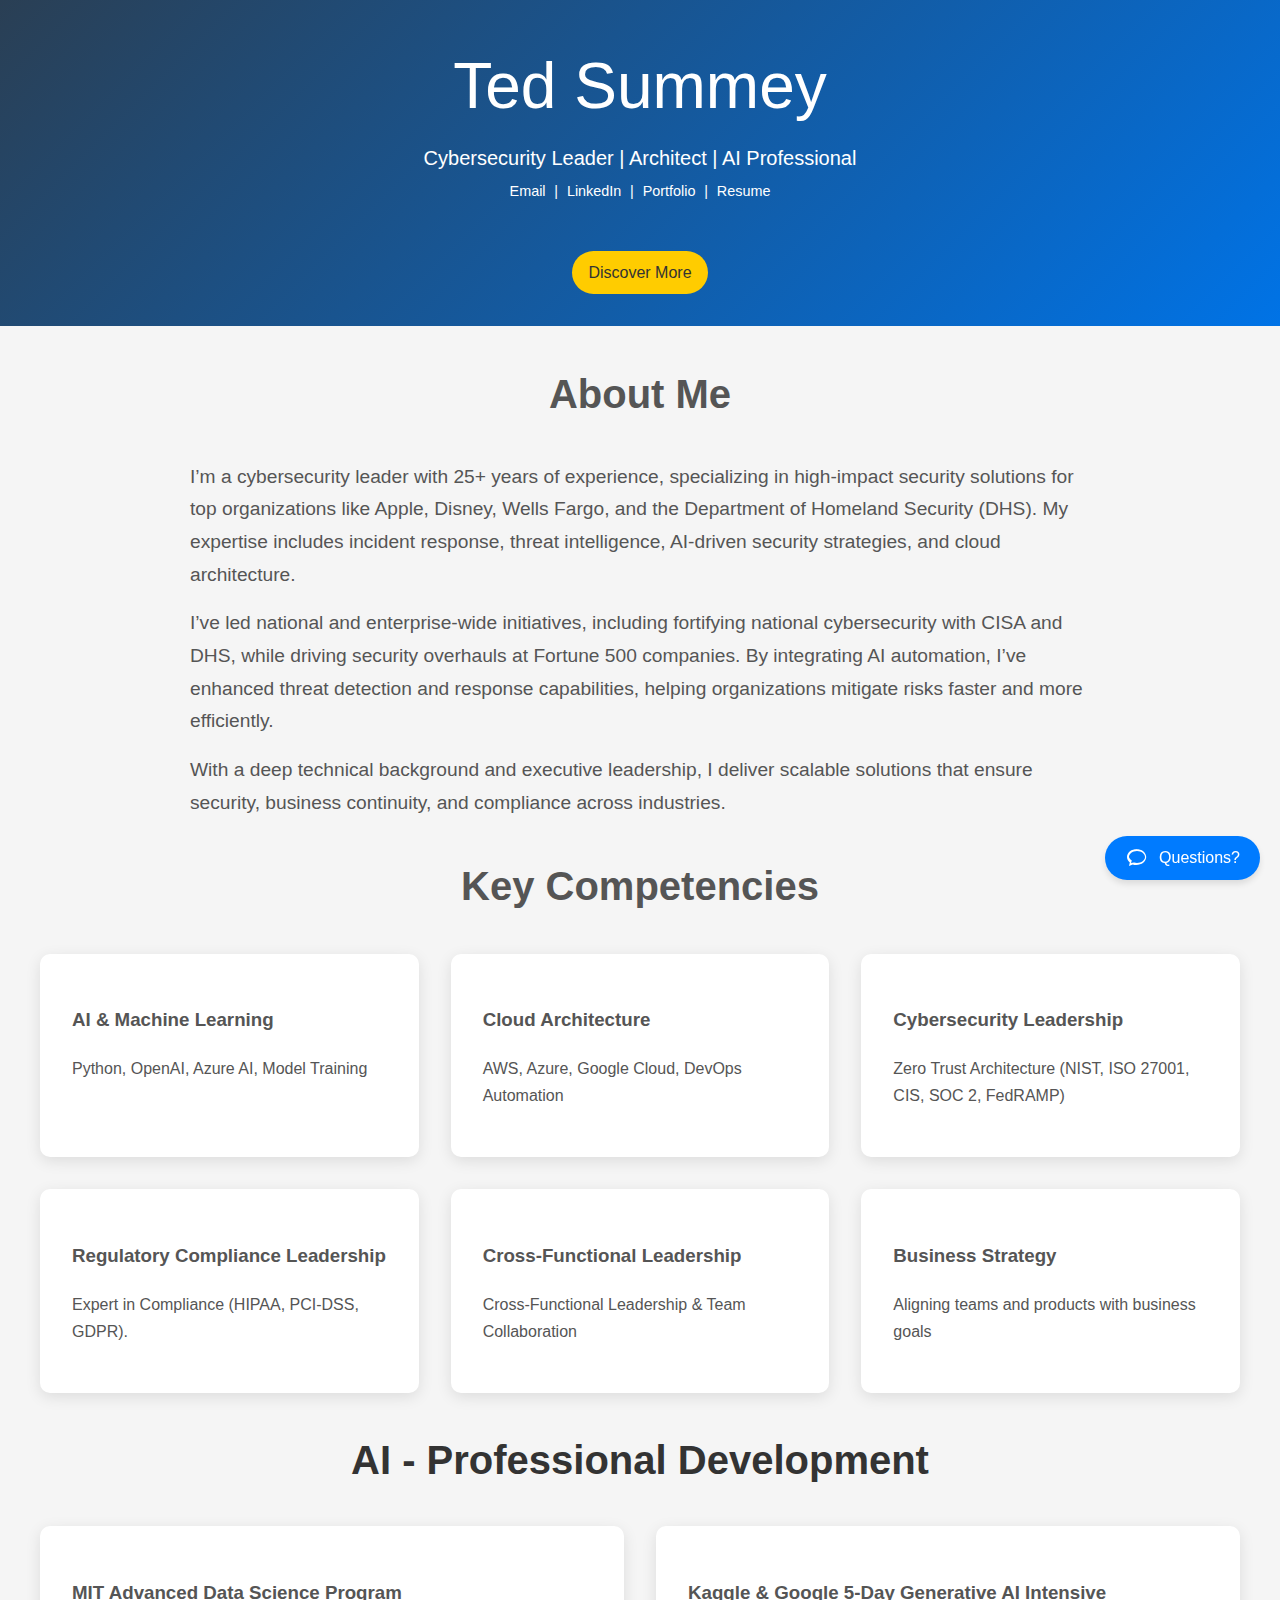
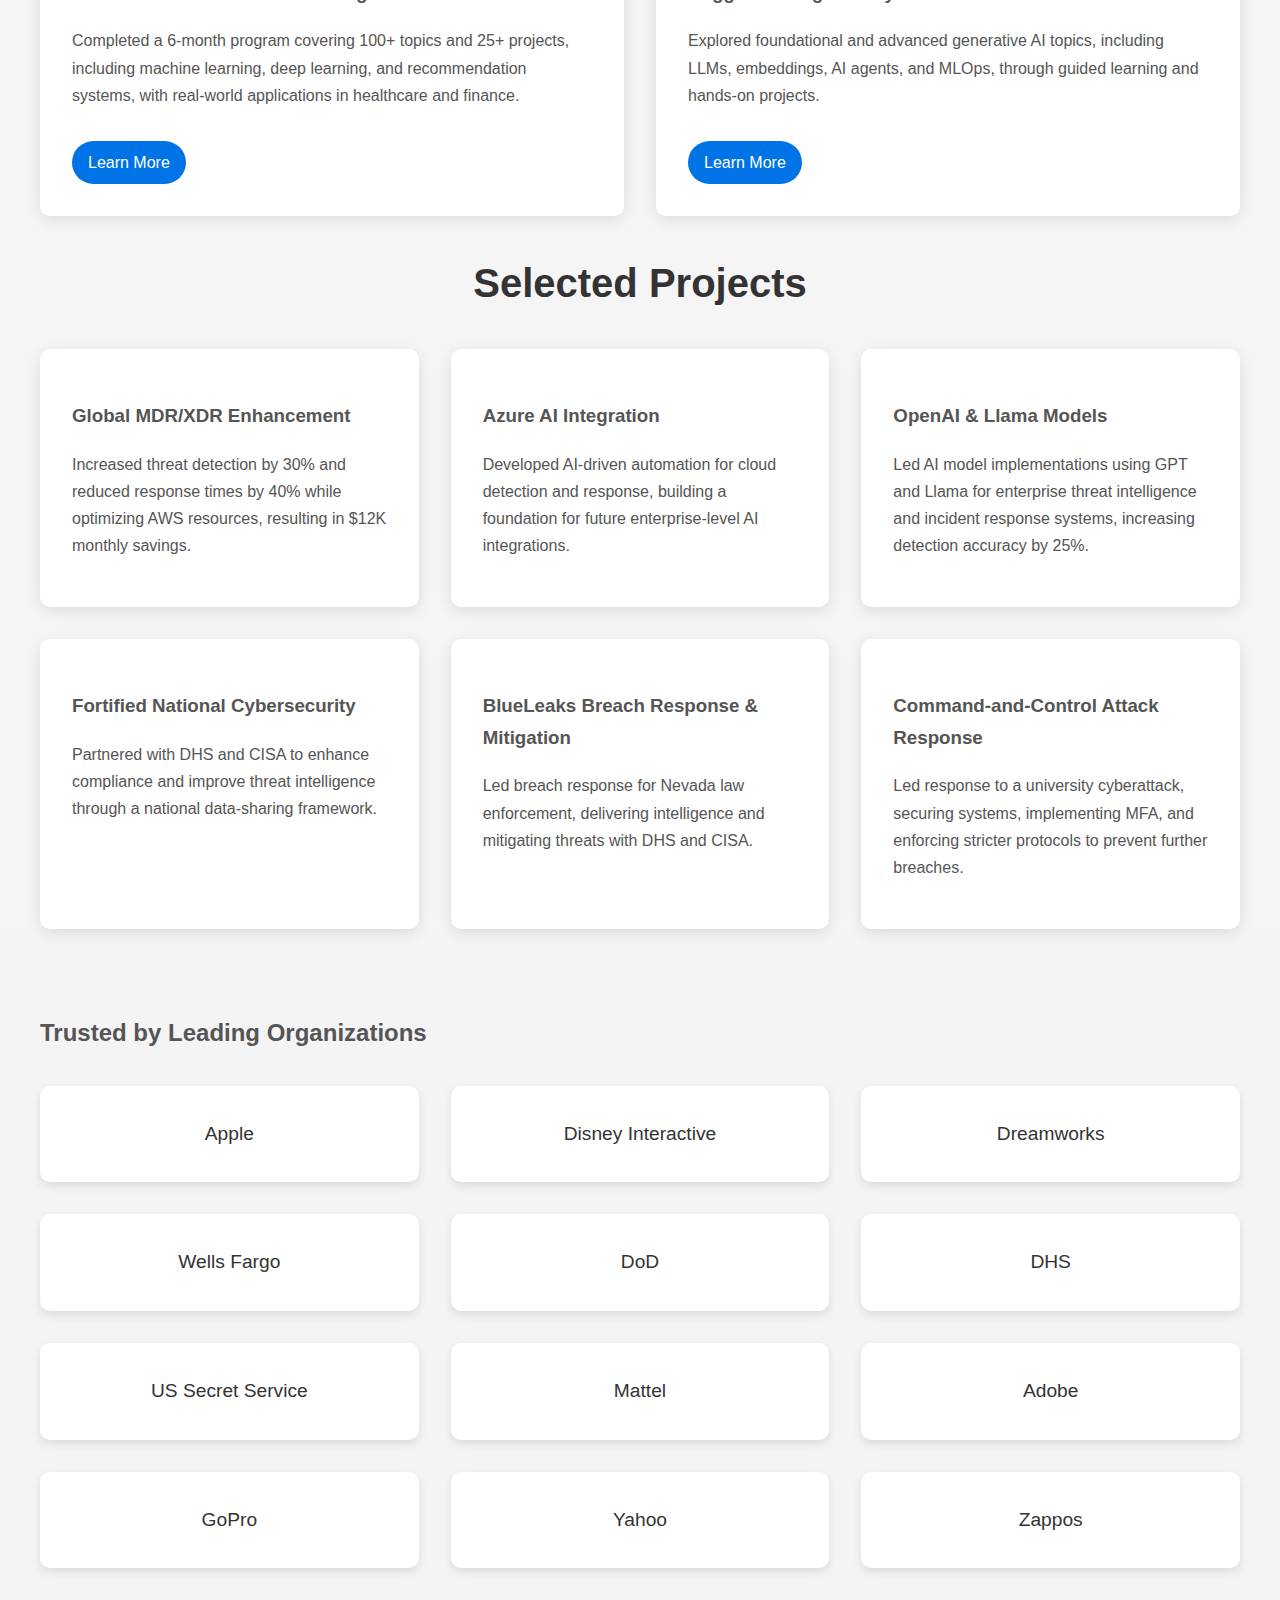
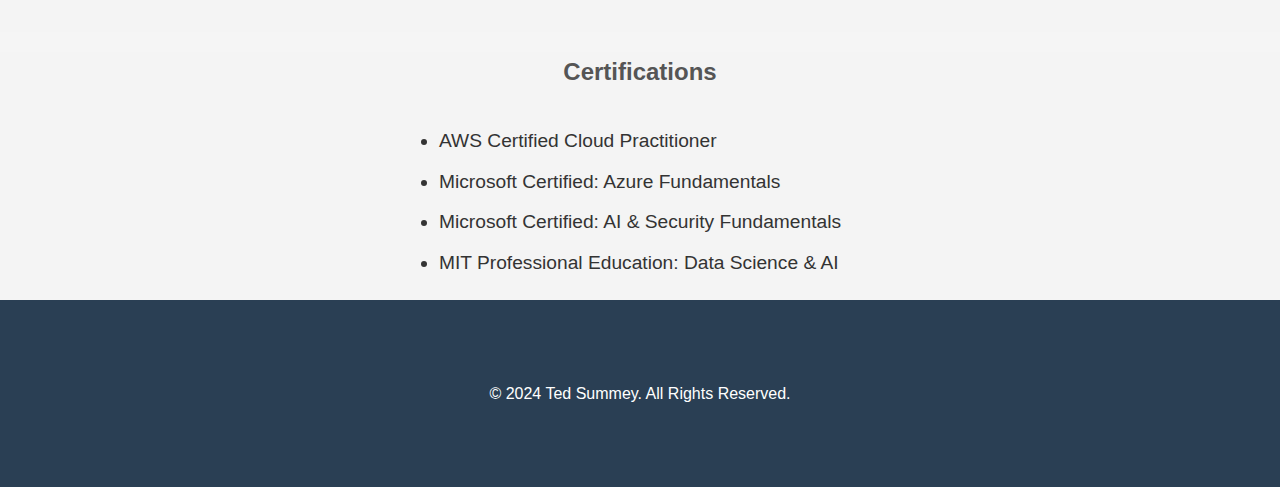
<file: index.html>
<!DOCTYPE html>
<html lang="en">
<head>
    <meta charset="UTF-8">
    <meta name="viewport" content="width=device-width, initial-scale=1.0">
    <title>Ted Summey Portfolio</title>
<style>
    body {
        font-family: 'Roboto', sans-serif;
        color: #333;
        line-height: 1.7;
        background-color: whitesmoke;
        margin: 0;
    }

    /* Hero Section */
    .hero {
        background: linear-gradient(135deg, #2A3F54 0%, #0073e6 100%);
        color: #fff;
        padding: 2rem 0;
        text-align: center;
    }

    .hero h1 {
        font-size: 4rem;
        font-weight: 500;
        margin-top: 0;
        margin-bottom: 0rem !important; /* Bring contact info closer to Ted Summey */
        color: white;
    }
    
    .hero p {
        font-size: 1.25rem;
        margin-top: 0rem !important;
        margin-bottom: 0rem;
        color: white;
    }

    /* Formats the contact info in the header */
    .hero .contact-info {
        font-size: 0.9rem !important; /* Smaller font size */
        color: white !important; /* Force the font color to white */
        text-align: center !important; /* Center the text */
        margin-top: 0.25rem !important; /* Bring it closer to "Ted Summey" */
        margin-bottom: 1rem !important; /* Adjust bottom spacing */
    }
    
    .hero .contact-info a {
        color: white !important; /* Force links to be white */
        text-decoration: none !important; /* Remove underline */
        margin: 0 0.3rem !important; /* Add some space between links */
        transition: font-weight 0.3s ease, color 0.3s ease !important; /* Smooth transition */
    }
    
    .hero .contact-info a:hover {
        font-weight: normal !important; /* Make the text bold on hover */
        text-decoration: underline !important; /* Underline on hover */
    }

    /* Discover More Button */
    .cta-btn {
        background-color: #ffcc00;
        color: #333;
        padding: .5rem 1rem;
        font-size: 1rem;
        text-decoration: none;
        border-radius: 50px;
        margin-top: 2rem;
        display: inline-block;
        font-weight: 500;
        transition: background 0.3s ease;
    }

    .cta-btn:hover {
        background-color: #0073e6;
        color: white;
    }

    /* Chatbot */
    .chat-button {
        position: fixed;
        bottom: 20px;
        right: 20px;
        background-color: #007bff;
        color: #fff;
        border: none;
        border-radius: 30px;
        padding: 10px 20px;
        box-shadow: 0 4px 6px rgba(0, 0, 0, 0.1);
        cursor: pointer;
        display: flex;
        align-items: center;
        font-size: 16px;
        gap: 10px;
    }
    
      .chat-button svg {
        width: 24px;
        height: 24px;
        fill: white;
    }
    
    .chatbot-interface {
        position: fixed;
        bottom: 5%; /* Properly defined with a unit */
        right: 0;
        width: 0; /* Initially hidden */
        height: 0; /* Initially hidden */
        background-color: #f4f4f4;
        box-shadow: -2px 0 10px rgba(0, 0, 0, 0.2);
        overflow: hidden;
        transition: width 0.3s ease, height 0.3s ease; /* Smooth transitions */
        z-index: 1000;
        display: flex;
        flex-direction: column;
        border-radius: 10px; /* Rounded corners */
    }
    
      .chatbot-header {
        background-color: #007bff;
        color: #fff;
        padding: 10px;
        font-size: 18px;
        display: flex;
        justify-content: space-between;
        align-items: center;
    }
    
      .chatbot-header button {
        background: none;
        border: none;
        color: #fff;
        font-size: 20px;
        cursor: pointer;
    }
    
      .chatbot-content {
        flex-grow: 1;
        padding: 20px;
        overflow-y: auto;
        text-align: left;
    }

    /* Chat Message Bubbles */
    .chatbot-content .message {
        max-width: 80%; /* Limit the width of the message bubble */
        padding: 10px 15px;
        margin: 10px;
        border-radius: 15px; /* Rounded corners for the bubbles */
        display: inline-block;
        font-size: 14px;
        line-height: 1.4;
    }

    /* User message bubble */
    .chatbot-content .user-message {
        background-color: #d1e7ff; /* Light blue background */
        color: #000; /* Black text color */
        align-self: flex-end; /* Align to the right */
    }

    /* Bot message bubble */
    .chatbot-content .bot-message {
        background-color: #f4f4f4; /* Light gray background */
        color: #333; /* Darker text color */
        align-self: flex-start; /* Align to the left */
    }

    /* Flex container for chat messages */
    .chatbot-content {
        display: flex;
        flex-direction: column;
        align-items: flex-start;
    }
    
      .chatbot-footer {
        padding: 10px;
        background: #eee;
        display: flex;
        gap: 10px;
    }
    
      .chatbot-footer input {
        flex-grow: 1;
        padding: 10px;
        border: 1px solid #ccc;
        border-radius: 5px;
    }
    
      .chatbot-footer button {
        background-color: #007bff;
        color: #fff;
        border: none;
        padding: 10px 20px;
        border-radius: 5px;
        cursor: pointer;
    }
    
      .open {
        width: 30%;
    }
    
      /* Style for bot and user messages */
      .bot-message {
        color: #007bff; /* Contrasting color for Tedbot */
        font-weight: standard;
    }
    
      .user-message {
        color: #000; /* Default black for user */
    }
    
    /* About Section */
    .about h2 {
      font-size: 2.5rem;
      text-align: center;  
    }
    
    .about p {
        font-size: 1.2rem;
        max-width: 900px;
        margin: 1rem auto;
        color: #555;
        text-align: justified;
    }

    /* Resume Download Section */
    .resume-download {
        padding: 4rem 0;
        text-align: center;
        background-color: #f4f4f4;
    }

    .resume-download h2 {
        font-size: 2rem;
        margin-bottom: 1.5rem;
        color: #333;
    }

    /* For Download Resume button */
    .download-btn {
        background-color: #0073e6;
        color: white;
        padding: 0.5rem 1rem;
        font-size: 1rem;
        text-decoration: none;
        border-radius: 50px;
        display: inline-block;
        font-weight: 400;
        margin-top: 2rem;
        transition: 0.3s ease;
    }

    .download-btn:hover {
        background-color: #005bb5;
    }

    /* Key Competencies Section */
    .competencies {
        background-color: whitesmoke;
    }

    .skill-card {
        background-color: #f9f9f9;
        padding: 1.5rem;
        border-radius: 10px;
        box-shadow: 0px 5px 15px rgba(0, 0, 0, 0.1);
    }

    .card {
        background-color: #fff;
        padding: 2rem;
        border-radius: 10px;
        box-shadow: 0px 4px 15px rgba(0, 0, 0, 0.1);
        transition: transform 0.3s ease, box-shadow 0.3s ease;
    }
    
    .card:hover {
        transform: translateY(-10px);
        box-shadow: 0px 10px 30px rgba(0, 0, 0, 0.2);
    }

    .grid {
        display: grid;
        grid-template-columns: repeat(3, 1fr);
        gap: 2rem;
    }

    .container {
        max-width: 1200px;
        margin: auto;
        padding: 0 10px;
        color: #555;
    }

    .competencies h2 {
        font-size: 2.5rem;
        text-align: center;
        color: #555;  
    }

    /* Professional Development Section */
#professional-development {
    background-color: whitesmoke;
}

#professional-development h2 {
    font-size: 2.5rem;
    margin-bottom: 2rem;
    color: #333;
    text-align: center;
}

#professional-development .grid {
    display: grid;
    grid-template-columns: repeat(2, 1fr);
    gap: 2rem;
}

#professional-development .card {
    background-color: #fff;
    padding: 2rem;
    border-radius: 10px;
    box-shadow: 0px 4px 15px rgba(0, 0, 0, 0.1);
    transition: transform 0.3s ease, box-shadow 0.3s ease;
    text-align: left;
}

#professional-development .card:hover {
    transform: translateY(-10px);
    box-shadow: 0px 10px 30px rgba(0, 0, 0, 0.2);
}

#professional-development .cta-btn {
    background-color: #0073e6;
    color: white;
    padding: 0.5rem 1rem;
    font-size: 1rem;
    text-decoration: none;
    border-radius: 50px;
    display: inline-block;
    font-weight: 500;
    margin-top: 1rem;
    transition: 0.3s ease;
}

#professional-development .cta-btn:hover {
    background-color: #005bb5;
    color: #fff;
}

/* Projects Section */
.projects {
    background-color:whitesmoke;
}

.projects h2 {
    font-size: 2.5rem;
    margin-bottom: 2rem;
    color: #333;
    text-align: center;
}

.grid {
    display: grid;
    grid-template-columns: repeat(3, 1fr);
    gap: 2rem;
}

.card {
    background-color: #fff;
    padding: 2rem;
    border-radius: 10px;
    box-shadow: 0px 4px 15px rgba(0, 0, 0, 0.1);
    transition: transform 0.3s ease, box-shadow 0.3s ease;
}

.card:hover {
    transform: translateY(-10px);
    box-shadow: 0px 10px 30px rgba(0, 0, 0, 0.2);
}

/* Trusted By Section */
.trusted {
    background-color: #f4f4f4;
    padding: 4rem 0;
}

.trusted-grid {
    display: grid;
    grid-template-columns: repeat(3, 1fr);
    gap: 2rem;
    margin-top: 2rem;
}

.org {
    background-color: #fff;
    padding: 2rem;
    font-size: 1.2rem;
    color: #333;
    text-align: center;
    box-shadow: 0px 4px 10px rgba(0, 0, 0, 0.1);
    border-radius: 10px;
    transition: transform 0.3s ease, box-shadow 0.3s ease;
}

.org:hover {
    transform: translateY(-5px);
    box-shadow: 0px 10px 20px rgba(0, 0, 0, 0.2);
}

/* Certifications Section */
.certifications {
    background-color: #f4f4f4;
    text-align: center;
}

.certifications h2 {
    margin-bottom: .75rem;
}

.cert-list {
    list-style-type: disc;
    padding-left: 0;
    margin: .75rem auto;
    display: inline-block;
    text-align: left;
}

.cert-list li {
    font-size: 1.2rem;
    margin: 0.5rem 0;
    color: #333;
}

/* Footer */
.contact h2 {
    font-size: 1.5rem;
}

.contact a {
    font-size: 1rem;
}

/* Contact Section */
.contact {
    background-color: #2A3F54;
    color: white;
    padding: 4rem 0;
    display: flex;
    justify-content: center;
}

.contact .container {
    max-width: 600px;
    margin: 0 auto;
    text-align: left;
}

/* Responsive Styles */
@media screen and (max-width: 768px) {
    body {
        padding: 0 1rem; /* Add side padding for better spacing */
    }

    .hero h1 {
        font-size: 2rem; /* Reduce title size */
    }

    .hero p {
        font-size: 1rem; /* Adjust paragraph size */
    }

    .cta-btn {
        font-size: 0.9rem; /* Scale down button size */
        padding: 0.4rem 0.8rem;
    }

    .grid {
        grid-template-columns: 1fr; /* Single column on mobile */
    }

    .trusted-grid {
        grid-template-columns: 1fr; /* Adjust "Trusted By" layout */
    }

    .chat-button {
        bottom: 10px; /* Adjust chatbot position */
        right: 10px;
        padding: 8px 16px;
        font-size: 14px;
    }

    .about p,
    .competencies p {
        font-size: 1rem; /* Reduce paragraph text size */
    }

    .certifications .cert-list {
        padding-left: 1rem; /* Add padding for bullets on mobile */
    }

    .projects .grid,
    .trusted-grid {
        gap: 1rem; /* Reduce spacing between cards */
    }

    .container {
        padding: 0 1rem; /* Add horizontal padding */
    }

    /* Footer */
    footer.contact {
        flex-direction: column; /* Stack elements vertically */
        text-align: center;
    }
}

/* For very small devices (e.g., phones) */
@media screen and (max-width: 480px) {
    .hero h1 {
        font-size: 1.5rem; /* Further reduce font size */
    }

    .hero p {
        font-size: 0.9rem;
    }

    .grid {
        gap: 1rem; /* Adjust spacing */
    }

    .chat-button {
        font-size: 12px; /* Adjust button font size */
    }

    .about h2,
    .competencies h2,
    .projects h2 {
        font-size: 1.5rem; /* Smaller section headers */
    }

    .container {
        padding: 0.5rem; /* Slightly reduce padding */
    }
}

@media screen and (max-width: 768px) {
    #professional-development .grid {
        grid-template-columns: 1fr; /* Single column layout */
        gap: 1rem; /* Adjust spacing between cards */
    }

    #professional-development .card {
        text-align: center; /* Center-align content for better presentation */
    }
}

@media screen and (max-width: 768px) {
    .chatbot-interface {
        width: 90% !important; /* Expand to 90% of the screen width */
        bottom: 0; /* Ensure it's pinned to the bottom */
        right: 5%; /* Center it horizontally */
        left: 5%; /* Add margin from both sides */
        border-radius: 15px; /* Add rounded corners for a polished look */
        overflow: hidden;
    }

    .chatbot-header, .chatbot-footer {
        font-size: 1rem; /* Adjust font sizes for better readability */
    }

    .chatbot-content {
        padding: 15px; /* Add extra padding for spacing */
    }
}

.send-icon {
  width: 32px; /* Adjust size as needed */
  height: 32px;
  display: inline-block;
  vertical-align: middle;
}

#sendButton {
  background: none; /* Remove default button styles */
  border: none;
  padding: 0;
  margin: 0;
  cursor: pointer;
  display: flex;
  align-items: center;
  justify-content: center;
}

</style>
</head>
<body>
    <!-- Header Section: Hero -->
    <header class="hero">
        <div class="container">
            <h1>Ted Summey</h1>
            <p>Cybersecurity Leader | Architect | AI Professional</p>
            <p class="contact-info">
                <a href="mailto:tsummey@tsummey.com">Email</a> | 
                <a href="https://www.linkedin.com/in/tedsummey" target="_blank">LinkedIn</a> | 
                <a href="https://your-portfolio-link.com" target="_blank">Portfolio</a> | 
                <a href="Ted_Summey_Resume.pdf" target="_blank">Resume</a>
            </p>
            <a href="#competencies" class="cta-btn">Discover More</a>
        </div>
    </header>

    <!-- About Section -->
    <section id="about" class="about">
        <div class="container">
            <h2>About Me</h2>
            <p>
                I’m a cybersecurity leader with 25+ years of experience, specializing in high-impact security solutions for top organizations like Apple, Disney, Wells Fargo, and the Department of Homeland Security (DHS). My expertise includes incident response, threat intelligence, AI-driven security strategies, and cloud architecture.
            </p>
            <p>
                I’ve led national and enterprise-wide initiatives, including fortifying national cybersecurity with CISA and DHS, while driving security overhauls at Fortune 500 companies. By integrating AI automation, I’ve enhanced threat detection and response capabilities, helping organizations mitigate risks faster and more efficiently.
            </p>
            <p>
                With a deep technical background and executive leadership, I deliver scalable solutions that ensure security, business continuity, and compliance across industries.
            </p>
        </div>
    </section>

    <!-- Key Compentencies Section -->
    <section id="competencies" class="competencies">
        <div class="container">
            <h2>Key Competencies</h2>
            <div class="grid">
                <div class="card">
                    <h3>AI & Machine Learning</h3>
                    <p>Python, OpenAI, Azure AI, Model Training</p>
                </div>
                <div class="card">
                    <h3>Cloud Architecture</h3>
                    <p>AWS, Azure, Google Cloud, DevOps Automation</p>
                </div>
                <div class="card">
                    <h3>Cybersecurity Leadership</h3>
                    <p>Zero Trust Architecture (NIST, ISO 27001, CIS, SOC 2, FedRAMP)</p>
                </div>
                <div class="card">
                    <h3>Regulatory Compliance Leadership</h3>
                    <p>Expert in Compliance (HIPAA, PCI-DSS, GDPR).</p>
                </div>
                <div class="card">
                    <h3>Cross-Functional Leadership</h3>
                    <p>Cross-Functional Leadership & Team Collaboration</p>
                </div>
                <div class="card">
                    <h3>Business Strategy</h3>
                    <p>Aligning teams and products with business goals</p>
                </div>
            </div>
        </div>
    </section>

    <!-- Professional Development Section -->
    <section id="professional-development" class="projects">
        <div class="container">
            <h2>AI - Professional Development</h2>
            <div class="grid">
                <div class="card">
                    <h3>MIT Advanced Data Science Program</h3>
                    <p>
                        Completed a 6-month program covering 100+ topics and 25+ projects, including machine learning, deep learning, and recommendation systems, with real-world applications in healthcare and finance.
                    </p>
                    <a href="subpages/MIT/MIT-ADS-Details.html" class="cta-btn" target="_blank">Learn More</a>
                </div>
                <div class="card">
                    <h3>Kaggle & Google 5-Day Generative AI Intensive</h3>
                    <p>
                        Explored foundational and advanced generative AI topics, including LLMs, embeddings, AI agents, and MLOps, through guided learning and hands-on projects.
                    </p>    
                    <a href="subpages/Kaggle/Kaggle-GenAI-Details.html" class="cta-btn" target="_blank">Learn More</a>
                </div>
            </div>
        </div>
    </section>

    <!-- Projects Section -->
    <section id="projects" class="projects">
        <div class="container">
            <h2>Selected Projects</h2>
            <div class="grid">
                <div class="card">
                    <h3>Global MDR/XDR Enhancement</h3>
                    <p>Increased threat detection by 30% and reduced response times by 40% while optimizing AWS resources, resulting in $12K monthly savings.</p>
                </div>
                <div class="card">
                    <h3>Azure AI Integration</h3>
                    <p>Developed AI-driven automation for cloud detection and response, building a foundation for future enterprise-level AI integrations.</p>
                </div>
                <div class="card">
                    <h3>OpenAI & Llama Models</h3>
                    <p>Led AI model implementations using GPT and Llama for enterprise threat intelligence and incident response systems, increasing detection accuracy by 25%.</p>
                </div>
                <div class="card">
                    <h3>Fortified National Cybersecurity</h3>
                    <p>Partnered with DHS and CISA to enhance compliance and improve threat intelligence through a national data-sharing framework.</p>
                </div>
                <div class="card">
                    <h3>BlueLeaks Breach Response & Mitigation</h3>
                    <p>Led breach response for Nevada law enforcement, delivering intelligence and mitigating threats with DHS and CISA.</p>
                </div>
                <div class="card">
                    <h3>Command-and-Control Attack Response</h3>
                    <p>Led response to a university cyberattack, securing systems, implementing MFA, and enforcing stricter protocols to prevent further breaches.</p>
                </div>
            </div>
        </div>
    </section>

    <!-- Trusted By Section -->
    <section id="trusted" class="trusted">
        <div class="container">
            <h2>Trusted by Leading Organizations</h2>
            <div class="grid trusted-grid">
                <div class="org">Apple</div>
                <div class="org">Disney Interactive</div>
                <div class="org">Dreamworks</div>
                <div class="org">Wells Fargo</div>
                <div class="org">DoD</div>
                <div class="org">DHS</div>
                <div class="org">US Secret Service</div>
                <div class="org">Mattel</div>
                <div class="org">Adobe</div>
                <div class="org">GoPro</div>
                <div class="org">Yahoo</div>
                <div class="org">Zappos</div>
            </div>
        </div>
    </section>

    <!-- Certifications Section -->
    <section id="certifications" class="certifications">
        <div class="container">
            <h2>Certifications</h2>
            <ul class="cert-list">
                <li>AWS Certified Cloud Practitioner</li>
                <li>Microsoft Certified: Azure Fundamentals</li>
                <li>Microsoft Certified: AI & Security Fundamentals</li>
                <li>MIT Professional Education: Data Science & AI</li>
            </ul>
        </div>

    <!-- Footer Section -->
    <footer class="contact">
        <div class="container" style="color: white;">
            <p>&copy; 2024 Ted Summey. All Rights Reserved.</p>
        </div>
    </footer>

    <button class="chat-button" id="chatButton">
        <svg xmlns="http://www.w3.org/2000/svg" viewBox="0 0 24 24">
          <path d="M12 3C6.48 3 2 6.58 2 11c0 2.08 1.06 3.97 2.82 5.43L4 20l3.74-1.55c1.07.36 2.23.55 3.46.55 5.52 0 10-3.58 10-8s-4.48-8-10-8zm0 14c-1.05 0-2.05-.16-2.97-.46L6 17l.81-2.46C5.44 13.67 4 12.04 4 11c0-3.03 3.58-6 8-6s8 2.97 8 6-3.58 6-8 6z"/>
        </svg>
        <span>Questions?</span>
      </button>
      
      <div class="chatbot-interface" id="chatbotInterface">
        <div class="chatbot-header">
          <span>Ask about Ted</span>
          <button id="closeButton">&times;</button>
        </div>
        <div class="chatbot-content" id="chatbotContent">
          <p>Chat about Ted's professional experience!</p>
        </div>
        <div class="chatbot-footer">
          <input type="text" id="chatInput" placeholder="Type your message here...">
          <button id="sendButton">
            <img src="chatarrow.png" alt="Send" class="send-icon">
          </button>
        </div>
      </div>
      

      <script>
        const chatButton = document.getElementById('chatButton');
        const chatbotInterface = document.getElementById('chatbotInterface');
        const closeButton = document.getElementById('closeButton');
        const sendButton = document.getElementById('sendButton');
        const chatInput = document.getElementById('chatInput');
        const chatbotContent = document.getElementById('chatbotContent');
    
        const apiUrl = 'https://tsummey-portfolio.onrender.com/chat'; // Your Render API endpoint
    
        chatButton.addEventListener('click', () => {
            const isMobile = window.innerWidth <= 768; // Check if the screen width is less than or equal to 768px
    
            if (isMobile) {
                // Styles for mobile devices
                chatbotInterface.style.width = '90%';
                chatbotInterface.style.height = '80%';
                chatbotInterface.style.right = '5%'; // Center horizontally
                chatbotInterface.style.left = '5%'; // Add left margin
                chatbotInterface.style.bottom = '5%'; // Add bottom margin
            } else {
                // Styles for non-mobile devices
                chatbotInterface.style.width = '30%';
                chatbotInterface.style.height = '80%';
                chatbotInterface.style.right = '0'; // Align to the right
                chatbotInterface.style.left = 'auto'; // Remove any left alignment
                chatbotInterface.style.bottom = '5%'; // Add bottom margin
            }
            chatbotInterface.classList.add('open'); // Add the open class for other styles, if needed
        });
    
        closeButton.addEventListener('click', () => {
            // Reset styles to collapse the chatbot
            chatbotInterface.style.width = '0';
            chatbotInterface.style.height = '0';
            chatbotInterface.classList.remove('open');
        });
    
        async function sendMessage() {
            const userMessage = chatInput.value.trim();
            if (!userMessage) return;
    
            // Create a container for the user's message
            const userMessageElem = document.createElement('div');
            userMessageElem.textContent = userMessage;
            userMessageElem.classList.add('message', 'user-message'); // Add both message and user-message classes
            chatbotContent.appendChild(userMessageElem);
    
            // Scroll to the bottom
            chatbotContent.scrollTop = chatbotContent.scrollHeight;
    
            // Clear the input
            chatInput.value = '';
    
            // Send the message to the API
            try {
                const response = await fetch(apiUrl, {
                    method: 'POST',
                    headers: { 'Content-Type': 'application/json' },
                    body: JSON.stringify({ prompt: userMessage }),
                });
    
                if (!response.ok) {
                    throw new Error('Failed to connect to the chatbot API');
                }
    
                const data = await response.json();
    
                // Create a container for the bot's message
                const botMessageElem = document.createElement('div');
                botMessageElem.textContent = data.response;
                botMessageElem.classList.add('message', 'bot-message'); // Add both message and bot-message classes
                chatbotContent.appendChild(botMessageElem);
    
                // Scroll to the bottom
                chatbotContent.scrollTop = chatbotContent.scrollHeight;
            } catch (error) {
                const errorMessageElem = document.createElement('div');
                errorMessageElem.textContent = 'Tedbot: Sorry, something went wrong!';
                errorMessageElem.classList.add('message', 'bot-message');
                chatbotContent.appendChild(errorMessageElem);
                console.error('Error:', error); // Log the error for debugging
            }
        }
    
        // Attach event listener for "Send" button click
        sendButton.addEventListener('click', sendMessage);
    
        // Attach event listener for "Enter" and "Shift+Enter" key handling
        chatInput.addEventListener('keydown', (event) => {
            if (event.key === 'Enter') {
                if (!event.shiftKey) {
                    event.preventDefault(); // Prevent adding a newline
                    sendMessage(); // Call sendMessage function
                }
            }
        });
    </script>    

</body>
</html>
</file>
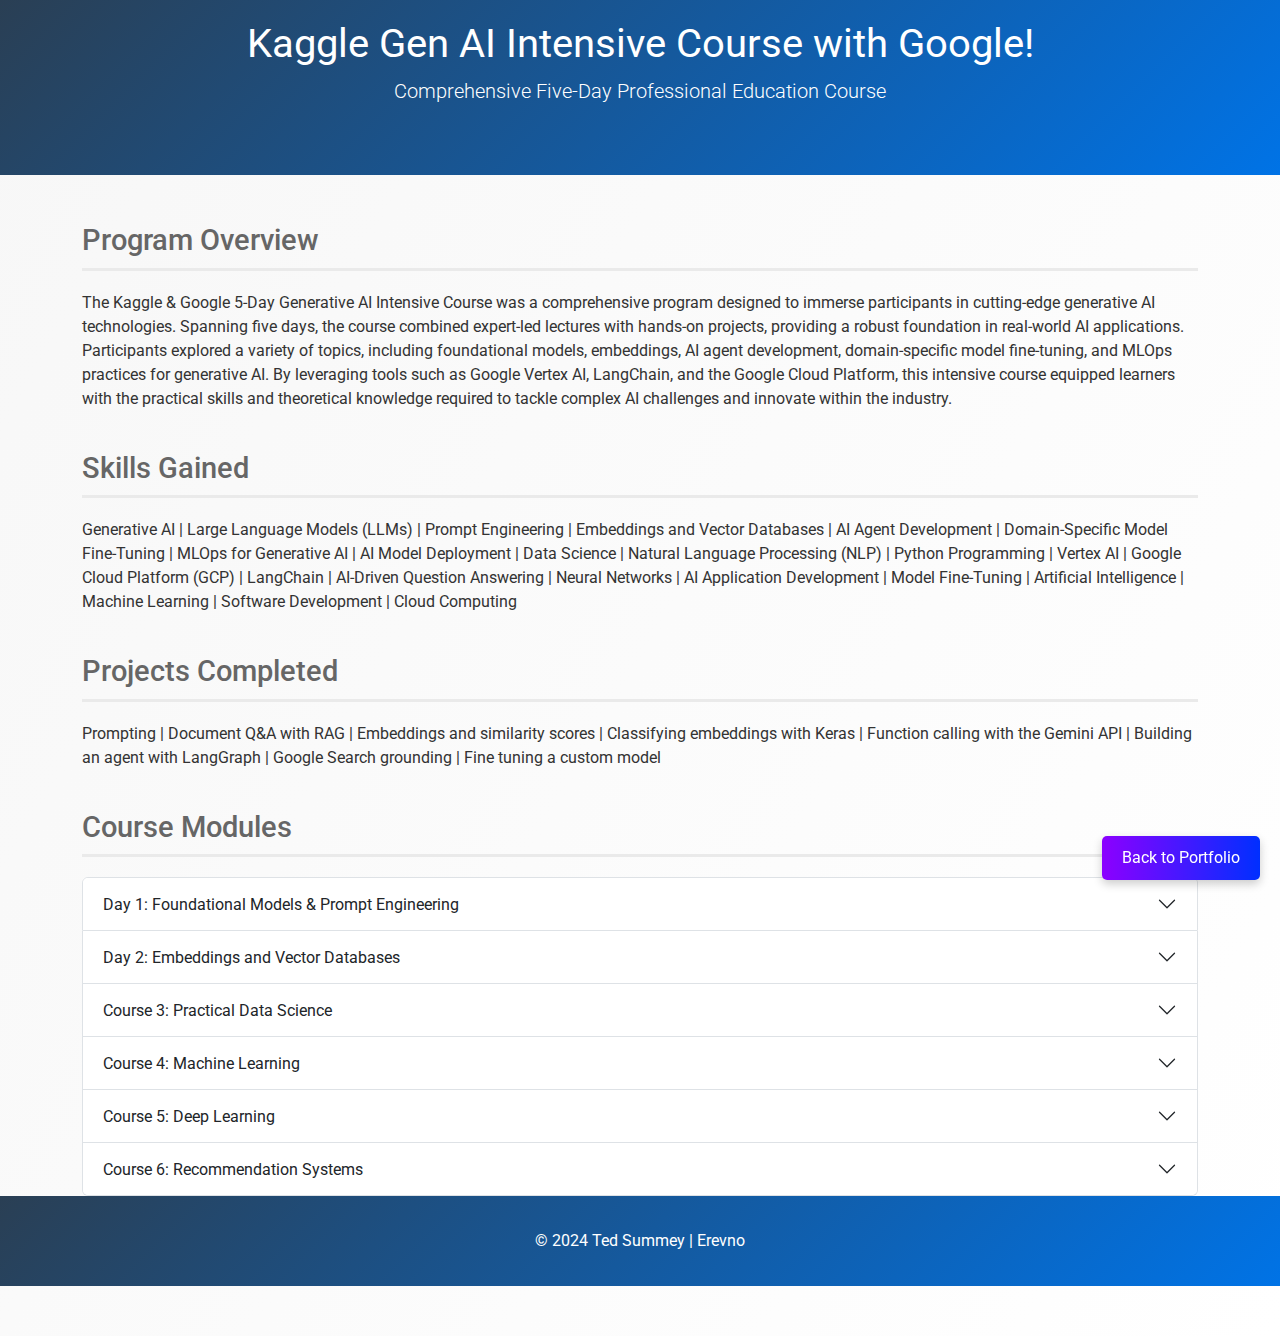
<file: subpages/Kaggle/Kaggle-GenAI-Details.html>
<!DOCTYPE html>
<html lang="en">
<head>
  <meta charset="UTF-8">
  <meta name="viewport" content="width=device-width, initial-scale=1.0">
  <title>MIT Applied Data Science Course Outline</title>
  <link href="https://fonts.googleapis.com/css2?family=Roboto:wght@300;400;700&display=swap" rel="stylesheet">
  <link href="https://cdn.jsdelivr.net/npm/bootstrap@5.3.0-alpha1/dist/css/bootstrap.min.css" rel="stylesheet">
  <link rel="stylesheet" href="https://cdnjs.cloudflare.com/ajax/libs/font-awesome/6.0.0/css/all.min.css">
  <style>
    body {
      font-family: 'Roboto', sans-serif;
      background: linear-gradient(120deg, #f7f7f7, #ffffff);
      color: #333;
      padding-bottom: 50px;
    }
    .header {
      background: linear-gradient(135deg, #2A3F54 0%, #0073e6 100%);
      color: #fff;
      text-align: center;
      padding: 20px 0;
      height: 175px;
      position: relative;
    }
    .header img {
      width: 100px;
      position: absolute;
      top: 50%;
      left: 20px;
      transform: translateY(-50%);
    }
    .header h1 {
      font-size: 2.5rem;
      font-weight: normal;
    }
    .section-title {
      font-size: 1.8rem;
      font-weight: 500;
      margin: 40px 0 20px;
      color: #666666;
      border-bottom: 3px solid #eaeaea;
      padding-bottom: 10px;
    }
    .accordion-button:not(.collapsed) {
      background-color: #f9f9f9;
      color: #a90533;
      font-weight: bold;
    }
    .list-group-item {
      border: none;
      background: transparent;
    }
    footer {
      background: linear-gradient(135deg, #2A3F54 0%, #0073e6 100%);
      color: #fff;
      text-align: center;
      padding: 15px 0;
    }
    .footer-link {
      color: #fff;
      text-decoration: underline;
    }

    .back-to-portfolio {
        position: fixed;
        bottom: 20px;
        right: 20px;
        background: linear-gradient(to right, #8c00ff, #002fff);
        color: white;
        padding: 10px 20px;
        border-radius: 5px;
        text-decoration: none;
        font-size: 1rem;
        box-shadow: 0px 4px 10px rgba(0, 0, 0, 0.2);
        transition: background-color 0.3s ease;
      }
      .back-to-portfolio:hover {
        background-color: #005bb5;
      }
  </style>
</head>
<body>
  <!-- Header Section -->
  <header class="header">
    <h1>Kaggle Gen AI Intensive Course with Google!</h1>
    <p class="lead">Comprehensive Five-Day Professional Education Course</p>
  </header>

  <!-- Main Content Section -->
  <main class="container mt-5">
    <!-- Program Description -->
    <section>
        <h2 class="section-title"> Program Overview</h2>
        <p class='description'>The Kaggle & Google 5-Day Generative AI Intensive Course was a comprehensive program designed to immerse participants in cutting-edge generative AI technologies. Spanning five days, the course combined expert-led lectures with hands-on projects, providing a robust foundation in real-world AI applications. Participants explored a variety of topics, including foundational models, embeddings, AI agent development, domain-specific model fine-tuning, and MLOps practices for generative AI. By leveraging tools such as Google Vertex AI, LangChain, and the Google Cloud Platform, this intensive course equipped learners with the practical skills and theoretical knowledge required to tackle complex AI challenges and innovate within the industry.</p>
    </section>

    <!-- Skills Learned -->
    <section>
      <h2 class="section-title">Skills Gained</h2>
      <p>Generative AI | Large Language Models (LLMs) | Prompt Engineering | Embeddings and Vector Databases | AI Agent Development | Domain-Specific Model Fine-Tuning | MLOps for Generative AI | AI Model Deployment | Data Science | Natural Language Processing (NLP) | Python Programming | Vertex AI | Google Cloud Platform (GCP) | LangChain | AI-Driven Question Answering | Neural Networks | AI Application Development | Model Fine-Tuning | Artificial Intelligence | Machine Learning | Software Development | Cloud Computing</p>
    </section>

    <!-- Projects Completed -->
    <section>
      <h2 class="section-title">Projects Completed</h2>
      <p>Prompting | Document Q&A with RAG | Embeddings and similarity scores | Classifying embeddings with Keras | Function calling with the Gemini API | Building an agent with LangGraph | Google Search grounding | Fine tuning a custom model</p>
    </section>

    <!-- Courses and Modules -->
    <section>
      <h2 class="section-title">Course Modules</h2>
      <div class="accordion" id="courseAccordion">
        <!-- Course 1 -->
        <div class="accordion-item">
          <h2 class="accordion-header" id="course1">
            <button class="accordion-button collapsed" type="button" data-bs-toggle="collapse" data-bs-target="#module1" aria-expanded="true" aria-controls="module1">
              Day 1: Foundational Models & Prompt Engineering 
            </button>
          </h2>
          <div id="module1" class="accordion-collapse collapse" aria-labelledby="course1">
            <div class="accordion-body">
                <p class='description'>In the following topics, participants gained an in-depth understanding of foundational large language models (LLMs) and their transformative impact on artificial intelligence. The exploration covered their architecture, training methods, fine-tuning techniques, and practical real-world applications, highlighting their pivotal role in advancing AI capabilities.</p>
                <b>Introduction to LLMs</b>
                <p>Large Language Models (LLMs) are advanced deep neural networks designed to process, generate, and understand human language. Trained on massive text datasets, LLMs power a wide range of applications, including translation, content creation, and question-answering systems, making them essential tools for modern AI-driven language processing tasks.</p>
                <b>Transformer Architecture</b>
                <p>The transformers discussion focuses on the evolution from Recurrent Neural Networks (RNNs) to Transformers, emphasizing the transformative power of the self-attention mechanism for enhanced efficiency and contextual understanding. Key insights include an overview of major large language models, such as GPT (1-4), BERT, PaLM, LaMDA, Gopher, and Gemini, showcasing their unique architectures, capabilities, and impact on advancing artificial intelligence.</p>
                <b>Training Techniques</b>
                <p>The focus of training techniques is on the lifecycle of model optimization, covering pre-training, fine-tuning, and reinforcement learning from human feedback (RLHF) to enhance model performance. Participants are introduced to parameter-efficient fine-tuning techniques such as LoRA, adapters, and soft prompting, offering practical approaches to customizing models for specific tasks with minimal computational overhead.</p>
                <b>Prompt Engineering and Sampling</b>
                <p>Strategies for optimizing Large Language Model (LLM) outputs are explored, including advanced prompting techniques such as zero-shot, few-shot, and chain-of-thought prompting. The discussion also delves into sampling methods like temperature and top-k/top-p sampling, providing a comprehensive understanding of how to refine and control model-generated responses for various applications.</p>
                <b>Applications and Innovations</b>
                <p>Highlights real-world applications of Large Language Models (LLMs), including their use in chatbots, text summarization, code generation, and multimodal tasks that integrate and process text, images, and video, showcasing their versatility across diverse domains.</p>
                <b>Optimization and Tradeoffs</b>
                <p>Examines methods for accelerating model inference, including quantization and distillation, to achieve an optimal balance between computational cost, latency, and output quality in AI applications.</p>
            </div>
          </div>
        </div>
        <!-- Course 2 -->
        <div class="accordion-item">
          <h2 class="accordion-header" id="course2">
            <button class="accordion-button collapsed" type="button" data-bs-toggle="collapse" data-bs-target="#module2" aria-expanded="false" aria-controls="module2">
                Day 2: Embeddings and Vector Databases
            </button>
          </h2>
          <div id="module2" class="accordion-collapse collapse" aria-labelledby="course2">
            <div class="accordion-body">
                <p class='description'>The essential role of embeddings and vector stores in modern machine learning, emphasizing their use in data representation, search, and retrieval across diverse modalities like text, images, and structured data..</p>
                <!-- Modules -->
                <b>Embeddings</b>
                <p>numerical representations of real-world data are explored through low-dimensional vector spaces, capturing semantic relationships across various modalities. The discussion covers types of embeddings, including text, image, multimodal, structured data, and graph embeddings, along with techniques such as Word2Vec, GloVe, BERT, and advancements in modern large language models (LLMs), providing a comprehensive understanding of their applications and evolution.</p>
                <b>Vector Stores</b>
                <p>The focus is on systems optimized for managing, searching, and retrieving embeddings efficiently. Key algorithms such as locality-sensitive hashing (LSH), FAISS, HNSW, and ScaNN are explored for performing fast approximate nearest neighbor (ANN) searches. Practical applications include retrieval-augmented generation (RAG), recommendation systems, and anomaly detection, showcasing their relevance in real-world AI and data-driven tasks.</p>
                <b>Operational Considerations</b>
                <p>Key challenges in working with vector databases are addressed, including embedding drift, data consistency, and scalability. The discussion highlights the trade-offs between using open-source solutions and managed vector database platforms such as Vertex AI Vector Search, Pinecone, and AlloyDB, providing insights into selecting the right tools for specific use cases.</p>
                <b>Applications</b>
                <p>Various tasks such as retrieval, semantic similarity, classification, clustering, and reranking are explored. The discussion demonstrates how embeddings can be integrated into machine learning workflows, leveraging their combination with Large Language Models (LLMs) to enhance performance and achieve more accurate results in diverse applications.</p>
            </div>
          </div>
        </div>
        <!-- Course 3 -->
        <div class="accordion-item">
          <h2 class="accordion-header" id="course3">
            <button class="accordion-button collapsed" type="button" data-bs-toggle="collapse" data-bs-target="#module3" aria-expanded="false" aria-controls="module3">
              Course 3: Practical Data Science
            </button>
          </h2>
          <div id="module3" class="accordion-collapse collapse" aria-labelledby="course3">
            <div class="accordion-body">
                <p class='description'>Welcome to the course on Practical Data Science. This course will introduce you to the techniques developed to build tree-based algorithms such as Decision Trees and Random Forests, along with concepts from the area of Time Series Forecasting.</p>
                <p class='description'>The primary goal of this course is to understand the working and application of tree-based algorithms like Decision Trees and Random Forests to solve data science problems. We will also focus on common forecasting algorithms used to solve Time Series problems.</p>
                <!-- Modules -->
                <b>Module 1: Decision Trees</b>
                <p>This module provides a comprehensive introduction to decision trees, a versatile and powerful tool in data science and machine learning. Participants will explore the fundamentals of decision tree models, their advantages, and the core concept of classification. The curriculum covers the step-by-step process of building a decision tree from data, evaluating misclassification, and understanding error criteria. Learners will dive into specialized techniques for handling categorical data, defining and optimizing splits using methods like entropy, information gain, and the greedy algorithm. With a focus on practical applications, this course equips participants to effectively apply decision trees to real-world problems, enhancing their analytical capabilities.</p>
                <b>Module 2: Introduction to Bagging and Random Forests</b>
                <p>This course offers a deep dive into decision trees, a cornerstone of machine learning and data analysis. Starting with an introduction to decision trees and their unique advantages, participants will learn the fundamental principles of classification and the step-by-step process of constructing decision trees from data. The course addresses key concepts such as misclassification, error criteria, and methods for optimizing splits using entropy, information gain, and greedy algorithms. Special focus is given to handling categorical data and understanding how decision trees adapt to diverse datasets. Through practical applications, learners will gain hands-on experience, equipping them to tackle real-world problems with confidence.</p>
                <b>Module 3: Time Series</b>
                <p>This course delves into the fundamentals and practical applications of decision trees, a powerful tool in data science and machine learning. It begins with an introduction to decision trees, exploring their strengths and advantages, followed by the core concepts of classification and the step-by-step process of building a decision tree from data. Key topics include misclassification, error criteria, handling categorical data, and advanced techniques for optimizing splits using entropy, information gain, and greedy algorithms. Through practical applications, participants will gain the skills to design, implement, and interpret decision trees, enabling them to solve complex problems across various domains.</p>
            </div>
          </div>
        </div>
        <!-- Course 4 -->
        <div class="accordion-item">
          <h2 class="accordion-header" id="course4">
            <button class="accordion-button collapsed" type="button" data-bs-toggle="collapse" data-bs-target="#module4" aria-expanded="false" aria-controls="module4">
              Course 4: Machine Learning
            </button>
          </h2>
          <div id="module4" class="accordion-collapse collapse" aria-labelledby="course4">
            <div class="accordion-body">
                <p class='description'>Welcome to the course on Machine Learning. This course will introduce you to the tools and techniques developed to build regression & classification models and their evaluation measures.</p>
                <p class='description'>The primary goal of this course is to understand classical linear and nonlinear regression for prediction and inferential purposes along with their assumptions. We will also focus on the machine learning algorithms required for solving classification problems.</p>
                <!-- Modules -->
                <b>Module 1: Introduction to Supervised Learning: Regression</b>
                <p>This module provides a solid foundation in statistical methods and their practical applications in data analysis and prediction. Beginning with elementary statistics, participants will explore key concepts such as maximum likelihood and Bayesian estimators to enhance their understanding of statistical inference. The curriculum delves into linear regression, a fundamental tool for modeling relationships between variables. Learners will also gain expertise in performance assessment, including techniques for estimating parameter means and constructing confidence intervals for prediction accuracy. With a focus on practical application, this course equips students with the skills needed to apply statistical methods effectively to real-world problems.</p>
                <b>Module 2: Model Evaluation, Cross-Validation and Bootstrapping</b>
                <p>This module explores the foundational principles and practical techniques of predictive modeling and regression analysis. It begins by distinguishing between prediction and modeling, emphasizing the assumptions underlying regression methods. Participants will gain a deep understanding of critical concepts such as overfitting, regularization, and the bias-variance tradeoff, essential for building robust models. The module also introduces advanced validation techniques, including cross-validation and bootstrapping, to ensure model reliability and performance. Through hands-on practical applications, learners will apply these techniques to real-world datasets, enhancing their ability to develop accurate and generalizable predictive models.</p>
            </div>
          </div>
        </div>
        <!-- Course 5 -->
        <div class="accordion-item">
          <h2 class="accordion-header" id="course5">
            <button class="accordion-button collapsed" type="button" data-bs-toggle="collapse" data-bs-target="#module5" aria-expanded="false" aria-controls="module5">
              Course 5: Deep Learning
            </button>
          </h2>
          <div id="module5" class="accordion-collapse collapse" aria-labelledby="course5">
            <div class="accordion-body">
                <p class='description'>Welcome to the course on Deep Learning. This course will introduce you to the tools and techniques developed to solve complex problems using Artificial Neural Networks, and how it works on image data along with its applications in graphs.</p>
                <p class='description'>The primary goal of this course is to understand various concepts involved in Deep Learning, learn about the problems where Feed-Forward, Convolutional, and Graph Neural Networks find use, and understand how and where to apply these deep learning algorithms.</p>
                <!-- Modules -->
                <b>Intro to Deep Learning</b>
                <p>This module provides a comprehensive introduction to the foundational concepts of neural networks and their practical applications. Beginning with a general overview, it covers the concept of neurons, activation functions, and the role of multiple layers in building complex architectures. Learners will explore key components like cross-entropy loss and gradient descent, essential for optimizing neural networks. The module also introduces basic training algorithms, including stochastic gradient descent (SGD) and minibatch methods, providing a solid foundation for understanding how neural networks learn. Practical applications are integrated throughout, enabling participants to apply these principles to real-world problems effectively.</p>
                <b>Convolutional Neural Networks</b>
                <p>This module delves into the fundamentals and practical applications of Convolutional Neural Networks (CNNs), a cornerstone of deep learning for image and spatial data analysis. Participants will explore key concepts such as locality and translation invariance, which enable CNNs to recognize patterns regardless of position. The course covers the mechanics of filters and convolutions, pooling techniques like max-pooling, and the architecture of CNNs. Learners will also gain insights into what CNNs learn through illustrative examples, bridging theory with practice. Hands-on applications round out the module, equipping participants to apply CNNs effectively to solve real-world challenges.</p>
                <b>Graph Neural Networks</b>
                <p>This module explores advanced topics in deep learning, focusing on innovative techniques for enhancing model performance and expanding application domains. Participants will begin with the concepts of pre-training, transfer learning, and data augmentation, which enable models to generalize effectively across tasks. The module introduces contrastive learning, a powerful approach for representation learning, and transitions from image-based learning to graph-based learning. Learners will dive into graph convolutions, understanding how these methods adapt deep learning techniques to structured data. With illustrative examples and practical applications, this module equips participants with cutting-edge skills for tackling complex challenges in diverse fields.</p>
            </div>
          </div>
        </div>
        <!-- Course 6 -->
        <div class="accordion-item">
          <h2 class="accordion-header" id="course6">
            <button class="accordion-button collapsed" type="button" data-bs-toggle="collapse" data-bs-target="#module6" aria-expanded="false" aria-controls="module6">
              Course 6: Recommendation Systems
            </button>
          </h2>
          <div id="module6" class="accordion-collapse collapse" aria-labelledby="course6">
            <div class="accordion-body">
                <p class='description'>Welcome to the course on Recommendation Systems. This course will give you an overview of why recommendation systems are now everywhere and some insights into what is required to build a good recommendation system by covering statistical modeling and algorithms.</p>
                <p class='description'>The primary goal of this course is to recognize the difference between traditional prediction and recommendation systems and understand how to apply various algorithms </p>
                <!-- Modules -->
                <b>Intro to Recommendation Systems</b>
                <p>This module provides a comprehensive introduction to recommendation systems, exploring their purpose and significance in modern data-driven applications. Participants will examine key evaluation metrics and address challenges such as data sparsity. Using real-world datasets like Yelp and Movielens, learners will navigate the modeling process and explore simple yet effective solutions. The module culminates with a focus on content-based recommendation systems, equipping participants with the foundational knowledge and practical skills to build and evaluate personalized recommendation models.</p>
                <b>Matrix</b>
                <p>This module focuses on advanced techniques for enhancing recommendation systems, building on foundational concepts to develop more sophisticated solutions. Participants will explore clustering-based recommendation systems and collaborative filtering, two powerful methods for generating personalized suggestions. The course introduces matrix estimation, including techniques like singular value thresholding, and dives into optimization methods using least squares to refine recommendations. Through these advanced approaches, learners will gain the skills to design, implement, and improve recommendation systems for diverse real-world applications.</p>
                <b>Tensor, NN for Recommendation Systems</b>
                <p>This module takes a hands-on approach to building and refining recommendation systems through practical projects. Participants will begin by developing a Movie Recommendation System (Part 1), laying the groundwork for personalized suggestions in entertainment. Next, they will design a Yelp Restaurant Recommendation System (Part 1), tailored to real-world scenarios in the food industry. The module advances to Movie Recommendation System (Part 2), introducing enhancements and optimizations, and culminates with the creation of an Amazon Product Recommendation System, showcasing techniques for large-scale e-commerce applications. These projects provide a comprehensive, practical understanding of recommendation system design and implementation.</p>
            </div>
          </div>
        </div>
      </div>
    </section>
  </main>

  <!-- Footer -->
  <footer style="display: flex; align-items: center; justify-content: center; background: linear-gradient(135deg, #2A3F54 0%, #0073e6 100%); color: #fff; padding: 30px 20px; position: relative; height: 90px;">
    <p style="margin: 0;">&copy; 2024 Ted Summey | Erevno</p>
  </footer>

  <!-- Persistent Back to Portfolio Button -->
  <a href="https://tsummey.github.io/tsummey_portfolio/" class="back-to-portfolio">Back to Portfolio</a>
  
  
  

  <!-- Scripts -->
  <script src="https://cdn.jsdelivr.net/npm/bootstrap@5.3.0-alpha1/dist/js/bootstrap.bundle.min.js"></script>
</body>
</html>
</file>
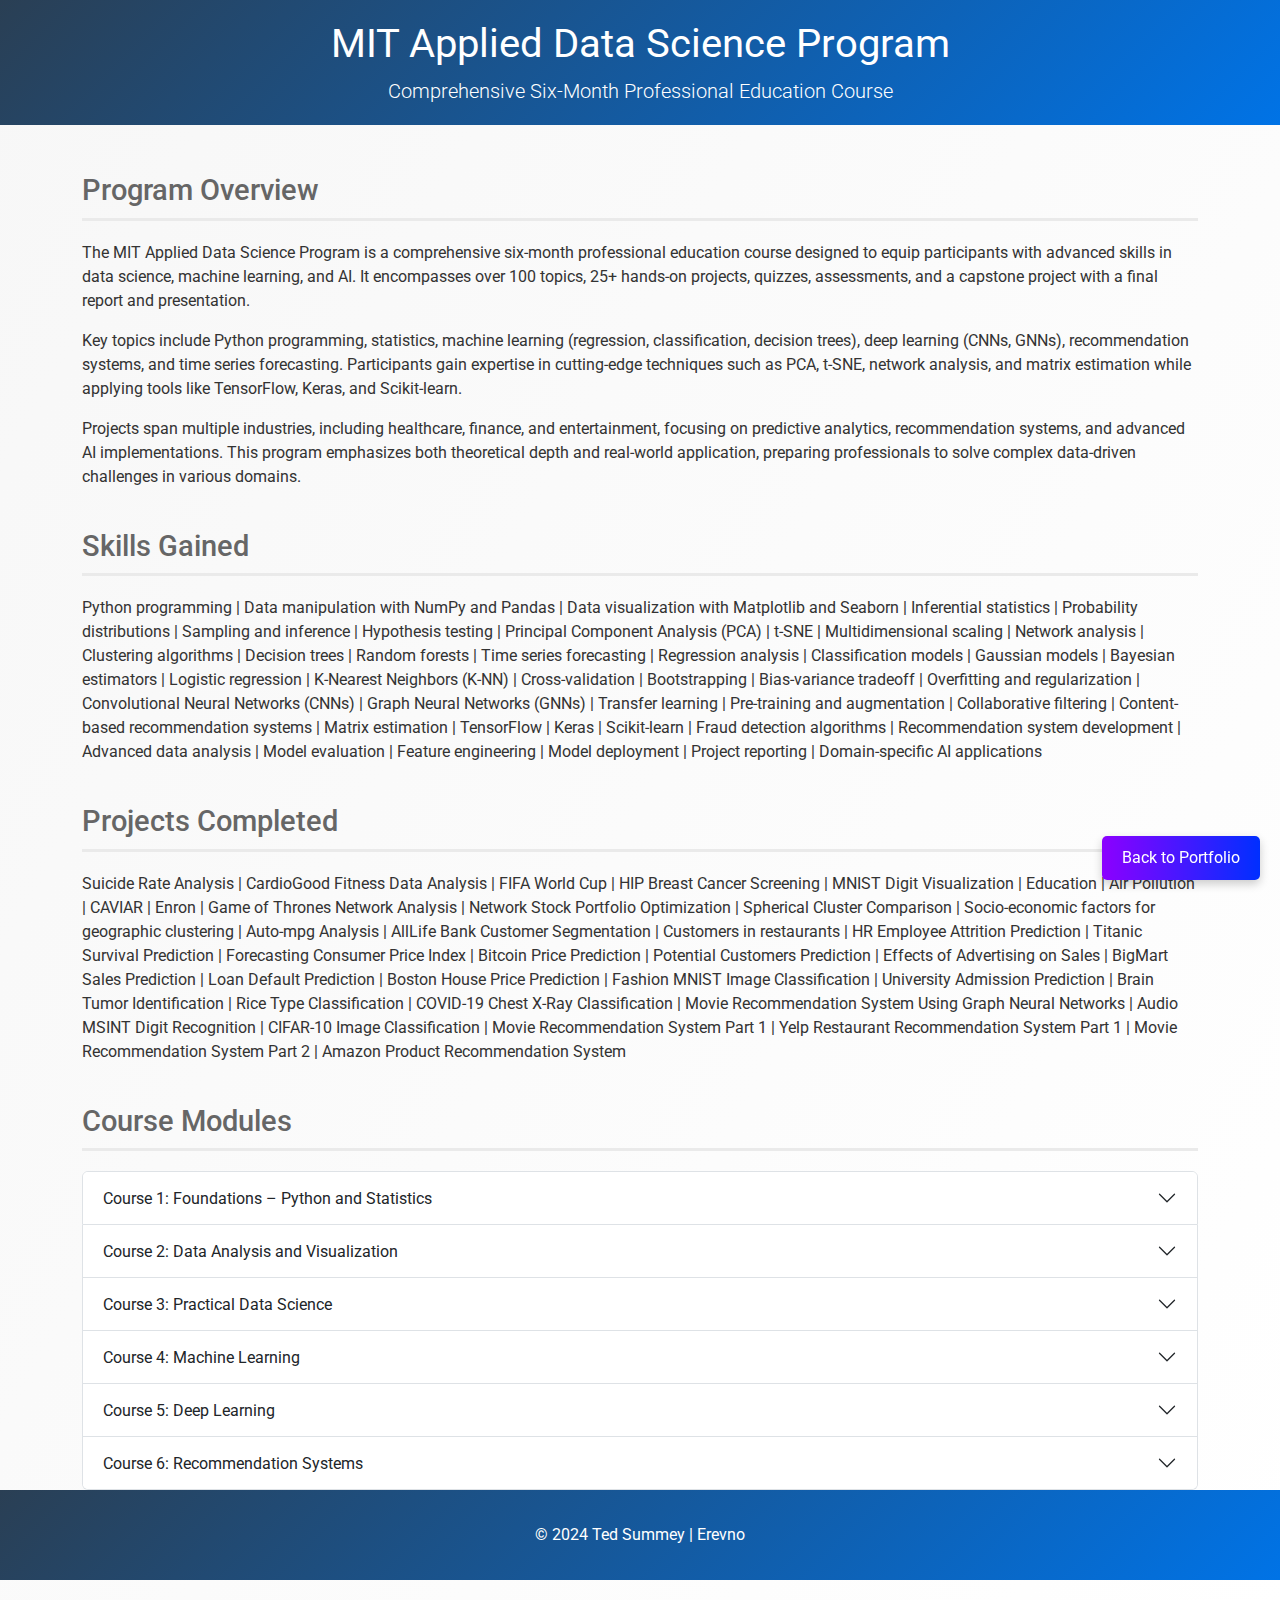
<file: subpages/MIT/MIT-ADS-Details.html>
<!DOCTYPE html>
<html lang="en">
<head>
  <meta charset="UTF-8">
  <meta name="viewport" content="width=device-width, initial-scale=1.0">
  <title>MIT Applied Data Science Course Outline</title>
  <link href="https://fonts.googleapis.com/css2?family=Roboto:wght@300;400;700&display=swap" rel="stylesheet">
  <link href="https://cdn.jsdelivr.net/npm/bootstrap@5.3.0-alpha1/dist/css/bootstrap.min.css" rel="stylesheet">
  <link rel="stylesheet" href="https://cdnjs.cloudflare.com/ajax/libs/font-awesome/6.0.0/css/all.min.css">
  <style>
    body {
      font-family: 'Roboto', sans-serif;
      background: linear-gradient(120deg, #f7f7f7, #ffffff);
      color: #333;
      padding-bottom: 50px;
    }
    .header {
      background: linear-gradient(135deg, #2A3F54 0%, #0073e6 100%);
      color: #fff;
      text-align: center;
      padding: 20px 0;
      height: 125px;
      position: relative;
    }
    .header img {
      width: 100px;
      position: absolute;
      top: 50%;
      left: 20px;
      transform: translateY(-50%);
    }
    .header h1 {
      font-size: 2.5rem;
      font-weight: normal;
    }
    .section-title {
      font-size: 1.8rem;
      font-weight: 500;
      margin: 40px 0 20px;
      color: #666666;
      border-bottom: 3px solid #eaeaea;
      padding-bottom: 10px;
    }
    .accordion-button:not(.collapsed) {
      background-color: #f9f9f9;
      color: #a90533;
      font-weight: bold;
    }
    .list-group-item {
      border: none;
      background: transparent;
    }
    footer {
      background: linear-gradient(135deg, #2A3F54 0%, #0073e6 100%);
      color: #fff;
      text-align: center;
      padding: 15px 0;
    }
    .footer-link {
      color: #fff;
      text-decoration: underline;
    }

    .back-to-portfolio {
        position: fixed;
        bottom: 20px;
        right: 20px;
        background: linear-gradient(to right, #8c00ff, #002fff);
        color: white;
        padding: 10px 20px;
        border-radius: 5px;
        text-decoration: none;
        font-size: 1rem;
        box-shadow: 0px 4px 10px rgba(0, 0, 0, 0.2);
        transition: background-color 0.3s ease;
      }
      .back-to-portfolio:hover {
        background-color: #005bb5;
      }
  </style>
</head>
<body>
  <!-- Header Section -->
  <header class="header">
    <h1>MIT Applied Data Science Program</h1>
    <p class="lead">Comprehensive Six-Month Professional Education Course</p>
  </header>

  <!-- Main Content Section -->
  <main class="container mt-5">
    <!-- Program Description -->
    <section>
      <h2 class="section-title"> Program Overview</h2>
      <p class='description'>The MIT Applied Data Science Program is a comprehensive six-month professional education course designed to equip participants with advanced skills in data science, machine learning, and AI. It encompasses over 100 topics, 25+ hands-on projects, quizzes, assessments, and a capstone project with a final report and presentation.</p>
    <p class='description'>Key topics include Python programming, statistics, machine learning (regression, classification, decision trees), deep learning (CNNs, GNNs), recommendation systems, and time series forecasting. Participants gain expertise in cutting-edge techniques such as PCA, t-SNE, network analysis, and matrix estimation while applying tools like TensorFlow, Keras, and Scikit-learn.</p>
    <p class='description'>Projects span multiple industries, including healthcare, finance, and entertainment, focusing on predictive analytics, recommendation systems, and advanced AI implementations. This program emphasizes both theoretical depth and real-world application, preparing professionals to solve complex data-driven challenges in various domains.</p>
    </section>

    <!-- Skills Learned -->
    <section>
      <h2 class="section-title">Skills Gained</h2>
      <p>Python programming | Data manipulation with NumPy and Pandas | Data visualization with Matplotlib and Seaborn | Inferential statistics | Probability distributions | Sampling and inference | Hypothesis testing | Principal Component Analysis (PCA) | t-SNE | Multidimensional scaling | Network analysis | Clustering algorithms | Decision trees | Random forests | Time series forecasting | Regression analysis | Classification models | Gaussian models | Bayesian estimators | Logistic regression | K-Nearest Neighbors (K-NN) | Cross-validation | Bootstrapping | Bias-variance tradeoff | Overfitting and regularization | Convolutional Neural Networks (CNNs) | Graph Neural Networks (GNNs) | Transfer learning | Pre-training and augmentation | Collaborative filtering | Content-based recommendation systems | Matrix estimation | TensorFlow | Keras | Scikit-learn | Fraud detection algorithms | Recommendation system development | Advanced data analysis | Model evaluation | Feature engineering | Model deployment | Project reporting | Domain-specific AI applications</p>
    </section>

    <!-- Projects Completed -->
    <section>
      <h2 class="section-title">Projects Completed</h2>
      <p>Suicide Rate Analysis | CardioGood Fitness Data Analysis | FIFA World Cup | HIP Breast Cancer Screening | MNIST Digit Visualization | Education | Air Pollution | CAVIAR | Enron | Game of Thrones Network Analysis | Network Stock Portfolio Optimization | Spherical Cluster Comparison | Socio-economic factors for geographic clustering | Auto-mpg Analysis | AllLife Bank Customer Segmentation | Customers in restaurants | HR Employee Attrition Prediction | Titanic Survival Prediction | Forecasting Consumer Price Index | Bitcoin Price Prediction | Potential Customers Prediction | Effects of Advertising on Sales | BigMart Sales Prediction | Loan Default Prediction | Boston House Price Prediction | Fashion MNIST Image Classification | University Admission Prediction | Brain Tumor Identification | Rice Type Classification | COVID-19 Chest X-Ray Classification | Movie Recommendation System Using Graph Neural Networks | Audio MSINT Digit Recognition | CIFAR-10 Image Classification | Movie Recommendation System Part 1 | Yelp Restaurant Recommendation System Part 1 | Movie Recommendation System Part 2 | Amazon Product Recommendation System</p>
    </section>

    <!-- Courses and Modules -->
    <section>
      <h2 class="section-title">Course Modules</h2>
      <div class="accordion" id="courseAccordion">
        <!-- Course 1 -->
        <div class="accordion-item">
          <h2 class="accordion-header" id="course1">
            <button class="accordion-button collapsed" type="button" data-bs-toggle="collapse" data-bs-target="#module1" aria-expanded="true" aria-controls="module1">
              Course 1: Foundations – Python and Statistics
            </button>
          </h2>
          <div id="module1" class="accordion-collapse collapse" aria-labelledby="course1">
            <div class="accordion-body">
                <p class='description'>This course will aim to build the programming and statistical foundations necessary for the rest of the program. It will cover the concepts, tools, and techniques that will be required to effectively learn and implement the ideas that will be covered in subsequent courses. </p>
                <b>Module 1: Python for Data Science Foundations</b>
                <p>This module provides a solid foundation in key concepts and techniques essential for data science and statistical analysis. It begins with a hands-on exploration of Python libraries, NumPy and Pandas, for data manipulation, emphasizing dataframes and series. Participants then dive into data visualization using Matplotlib and Seaborn, mastering tools to convey insights effectively. The statistical segment introduces core principles, including inferential statistics, probability distributions, and sampling. Advanced topics like the Central Limit Theorem, hypothesis testing (including one-tailed and two-tailed tests), and confidence intervals are thoroughly covered, offering practical steps for data-driven decision-making and analysis.</p>
            </div>
          </div>
        </div>
        <!-- Course 2 -->
        <div class="accordion-item">
          <h2 class="accordion-header" id="course2">
            <button class="accordion-button collapsed" type="button" data-bs-toggle="collapse" data-bs-target="#module2" aria-expanded="false" aria-controls="module2">
              Course 2: Data Analysis and Visualization
            </button>
          </h2>
          <div id="module2" class="accordion-collapse collapse" aria-labelledby="course2">
            <div class="accordion-body">
                <p class='description'>Welcome to the course on Data Analysis & Visualization. This course will introduce you to the tools and techniques utilized to explore data and discover hidden patterns using visualization.</p>
                <p class='description'>The primary goal of this course is to understand various data exploration and data projection techniques, learn about the problem domains where network theory and ideas such as network centrality find use, and understand how and where to apply clustering algorithms from unsupervised learning.</p>
                <!-- Modules -->
                <b>Module 1: Data Exploration and Visualization</b>
                <p>This module offers an in-depth exploration of advanced techniques for analyzing and interpreting complex datasets. It begins with the fundamentals of data collection and hypothesis testing, emphasizing practical applications and addressing multiple testing issues. Participants will gain hands-on experience with exploratory data analysis methods, including Principal Component Analysis (PCA) and multi-dimensional scaling, to uncover hidden patterns and reduce dimensionality in data. The course also delves into t-SNE, a powerful technique for visualizing high-dimensional data, and highlights practical applications of both PCA and t-SNE, equipping learners with the skills to analyze and interpret data effectively across various real-world scenarios.</p>
                <b>Module 2: Network Analysis</b>
                <p>This module provides a comprehensive introduction to network analysis, focusing on its theoretical foundations and practical applications. Students will learn to represent networks using adjacency matrices and calculate key quantitative measures, including connected components, edge density, degree distribution, network diameter, average path length, and homophily. The curriculum also explores centrality measures such as degree, eigenvector, closeness, and betweenness centrality, which are essential for identifying influential nodes within a network. With hands-on exercises, participants will apply these concepts to real-world scenarios, equipping them with the analytical tools to interpret and leverage network structures effectively.</p>
                <b>Module 3: Unsupervised Learning</b>
                <p>Dive into the world of network analysis with this comprehensive course that bridges theory and practice. Begin by mastering network representation through adjacency matrices, a foundational approach to structuring and visualizing networks. Explore quantitative measures, such as connected components, edge density, degree distribution, network diameter, average path length, and homophily, to evaluate network structure and behavior. Delve into centrality measures—including degree, eigenvector, closeness, and betweenness centrality—to identify key nodes and their roles within a network. With practical applications woven throughout, this course equips learners to analyze, interpret, and leverage networks in diverse real-world contexts.</p>
            </div>
          </div>
        </div>
        <!-- Course 3 -->
        <div class="accordion-item">
          <h2 class="accordion-header" id="course3">
            <button class="accordion-button collapsed" type="button" data-bs-toggle="collapse" data-bs-target="#module3" aria-expanded="false" aria-controls="module3">
              Course 3: Practical Data Science
            </button>
          </h2>
          <div id="module3" class="accordion-collapse collapse" aria-labelledby="course3">
            <div class="accordion-body">
                <p class='description'>Welcome to the course on Practical Data Science. This course will introduce you to the techniques developed to build tree-based algorithms such as Decision Trees and Random Forests, along with concepts from the area of Time Series Forecasting.</p>
                <p class='description'>The primary goal of this course is to understand the working and application of tree-based algorithms like Decision Trees and Random Forests to solve data science problems. We will also focus on common forecasting algorithms used to solve Time Series problems.</p>
                <!-- Modules -->
                <b>Module 1: Decision Trees</b>
                <p>This module provides a comprehensive introduction to decision trees, a versatile and powerful tool in data science and machine learning. Participants will explore the fundamentals of decision tree models, their advantages, and the core concept of classification. The curriculum covers the step-by-step process of building a decision tree from data, evaluating misclassification, and understanding error criteria. Learners will dive into specialized techniques for handling categorical data, defining and optimizing splits using methods like entropy, information gain, and the greedy algorithm. With a focus on practical applications, this course equips participants to effectively apply decision trees to real-world problems, enhancing their analytical capabilities.</p>
                <b>Module 2: Introduction to Bagging and Random Forests</b>
                <p>This course offers a deep dive into decision trees, a cornerstone of machine learning and data analysis. Starting with an introduction to decision trees and their unique advantages, participants will learn the fundamental principles of classification and the step-by-step process of constructing decision trees from data. The course addresses key concepts such as misclassification, error criteria, and methods for optimizing splits using entropy, information gain, and greedy algorithms. Special focus is given to handling categorical data and understanding how decision trees adapt to diverse datasets. Through practical applications, learners will gain hands-on experience, equipping them to tackle real-world problems with confidence.</p>
                <b>Module 3: Time Series</b>
                <p>This course delves into the fundamentals and practical applications of decision trees, a powerful tool in data science and machine learning. It begins with an introduction to decision trees, exploring their strengths and advantages, followed by the core concepts of classification and the step-by-step process of building a decision tree from data. Key topics include misclassification, error criteria, handling categorical data, and advanced techniques for optimizing splits using entropy, information gain, and greedy algorithms. Through practical applications, participants will gain the skills to design, implement, and interpret decision trees, enabling them to solve complex problems across various domains.</p>
            </div>
          </div>
        </div>
        <!-- Course 4 -->
        <div class="accordion-item">
          <h2 class="accordion-header" id="course4">
            <button class="accordion-button collapsed" type="button" data-bs-toggle="collapse" data-bs-target="#module4" aria-expanded="false" aria-controls="module4">
              Course 4: Machine Learning
            </button>
          </h2>
          <div id="module4" class="accordion-collapse collapse" aria-labelledby="course4">
            <div class="accordion-body">
                <p class='description'>Welcome to the course on Machine Learning. This course will introduce you to the tools and techniques developed to build regression & classification models and their evaluation measures.</p>
                <p class='description'>The primary goal of this course is to understand classical linear and nonlinear regression for prediction and inferential purposes along with their assumptions. We will also focus on the machine learning algorithms required for solving classification problems.</p>
                <!-- Modules -->
                <b>Module 1: Introduction to Supervised Learning: Regression</b>
                <p>This module provides a solid foundation in statistical methods and their practical applications in data analysis and prediction. Beginning with elementary statistics, participants will explore key concepts such as maximum likelihood and Bayesian estimators to enhance their understanding of statistical inference. The curriculum delves into linear regression, a fundamental tool for modeling relationships between variables. Learners will also gain expertise in performance assessment, including techniques for estimating parameter means and constructing confidence intervals for prediction accuracy. With a focus on practical application, this course equips students with the skills needed to apply statistical methods effectively to real-world problems.</p>
                <b>Module 2: Model Evaluation, Cross-Validation and Bootstrapping</b>
                <p>This module explores the foundational principles and practical techniques of predictive modeling and regression analysis. It begins by distinguishing between prediction and modeling, emphasizing the assumptions underlying regression methods. Participants will gain a deep understanding of critical concepts such as overfitting, regularization, and the bias-variance tradeoff, essential for building robust models. The module also introduces advanced validation techniques, including cross-validation and bootstrapping, to ensure model reliability and performance. Through hands-on practical applications, learners will apply these techniques to real-world datasets, enhancing their ability to develop accurate and generalizable predictive models.</p>
            </div>
          </div>
        </div>
        <!-- Course 5 -->
        <div class="accordion-item">
          <h2 class="accordion-header" id="course5">
            <button class="accordion-button collapsed" type="button" data-bs-toggle="collapse" data-bs-target="#module5" aria-expanded="false" aria-controls="module5">
              Course 5: Deep Learning
            </button>
          </h2>
          <div id="module5" class="accordion-collapse collapse" aria-labelledby="course5">
            <div class="accordion-body">
                <p class='description'>Welcome to the course on Deep Learning. This course will introduce you to the tools and techniques developed to solve complex problems using Artificial Neural Networks, and how it works on image data along with its applications in graphs.</p>
                <p class='description'>The primary goal of this course is to understand various concepts involved in Deep Learning, learn about the problems where Feed-Forward, Convolutional, and Graph Neural Networks find use, and understand how and where to apply these deep learning algorithms.</p>
                <!-- Modules -->
                <b>Intro to Deep Learning</b>
                <p>This module provides a comprehensive introduction to the foundational concepts of neural networks and their practical applications. Beginning with a general overview, it covers the concept of neurons, activation functions, and the role of multiple layers in building complex architectures. Learners will explore key components like cross-entropy loss and gradient descent, essential for optimizing neural networks. The module also introduces basic training algorithms, including stochastic gradient descent (SGD) and minibatch methods, providing a solid foundation for understanding how neural networks learn. Practical applications are integrated throughout, enabling participants to apply these principles to real-world problems effectively.</p>
                <b>Convolutional Neural Networks</b>
                <p>This module delves into the fundamentals and practical applications of Convolutional Neural Networks (CNNs), a cornerstone of deep learning for image and spatial data analysis. Participants will explore key concepts such as locality and translation invariance, which enable CNNs to recognize patterns regardless of position. The course covers the mechanics of filters and convolutions, pooling techniques like max-pooling, and the architecture of CNNs. Learners will also gain insights into what CNNs learn through illustrative examples, bridging theory with practice. Hands-on applications round out the module, equipping participants to apply CNNs effectively to solve real-world challenges.</p>
                <b>Graph Neural Networks</b>
                <p>This module explores advanced topics in deep learning, focusing on innovative techniques for enhancing model performance and expanding application domains. Participants will begin with the concepts of pre-training, transfer learning, and data augmentation, which enable models to generalize effectively across tasks. The module introduces contrastive learning, a powerful approach for representation learning, and transitions from image-based learning to graph-based learning. Learners will dive into graph convolutions, understanding how these methods adapt deep learning techniques to structured data. With illustrative examples and practical applications, this module equips participants with cutting-edge skills for tackling complex challenges in diverse fields.</p>
            </div>
          </div>
        </div>
        <!-- Course 6 -->
        <div class="accordion-item">
          <h2 class="accordion-header" id="course6">
            <button class="accordion-button collapsed" type="button" data-bs-toggle="collapse" data-bs-target="#module6" aria-expanded="false" aria-controls="module6">
              Course 6: Recommendation Systems
            </button>
          </h2>
          <div id="module6" class="accordion-collapse collapse" aria-labelledby="course6">
            <div class="accordion-body">
                <p class='description'>Welcome to the course on Recommendation Systems. This course will give you an overview of why recommendation systems are now everywhere and some insights into what is required to build a good recommendation system by covering statistical modeling and algorithms.</p>
                <p class='description'>The primary goal of this course is to recognize the difference between traditional prediction and recommendation systems and understand how to apply various algorithms </p>
                <!-- Modules -->
                <b>Intro to Recommendation Systems</b>
                <p>This module provides a comprehensive introduction to recommendation systems, exploring their purpose and significance in modern data-driven applications. Participants will examine key evaluation metrics and address challenges such as data sparsity. Using real-world datasets like Yelp and Movielens, learners will navigate the modeling process and explore simple yet effective solutions. The module culminates with a focus on content-based recommendation systems, equipping participants with the foundational knowledge and practical skills to build and evaluate personalized recommendation models.</p>
                <b>Matrix</b>
                <p>This module focuses on advanced techniques for enhancing recommendation systems, building on foundational concepts to develop more sophisticated solutions. Participants will explore clustering-based recommendation systems and collaborative filtering, two powerful methods for generating personalized suggestions. The course introduces matrix estimation, including techniques like singular value thresholding, and dives into optimization methods using least squares to refine recommendations. Through these advanced approaches, learners will gain the skills to design, implement, and improve recommendation systems for diverse real-world applications.</p>
                <b>Tensor, NN for Recommendation Systems</b>
                <p>This module takes a hands-on approach to building and refining recommendation systems through practical projects. Participants will begin by developing a Movie Recommendation System (Part 1), laying the groundwork for personalized suggestions in entertainment. Next, they will design a Yelp Restaurant Recommendation System (Part 1), tailored to real-world scenarios in the food industry. The module advances to Movie Recommendation System (Part 2), introducing enhancements and optimizations, and culminates with the creation of an Amazon Product Recommendation System, showcasing techniques for large-scale e-commerce applications. These projects provide a comprehensive, practical understanding of recommendation system design and implementation.</p>
            </div>
          </div>
        </div>
      </div>
    </section>
  </main>

  <!-- Footer -->
  <footer style="display: flex; align-items: center; justify-content: center; background: linear-gradient(135deg, #2A3F54 0%, #0073e6 100%); color: #fff; padding: 30px 20px; position: relative; height: 90px;">
    <p style="margin: 0;">&copy; 2024 Ted Summey | Erevno</p>
  </footer>

  <!-- Persistent Back to Portfolio Button -->
  <a href="https://tsummey.github.io/tsummey_portfolio/index.html" class="back-to-portfolio">Back to Portfolio</a>
  
  
  

  <!-- Scripts -->
  <script src="https://cdn.jsdelivr.net/npm/bootstrap@5.3.0-alpha1/dist/js/bootstrap.bundle.min.js"></script>
</body>
</html>
</file>
